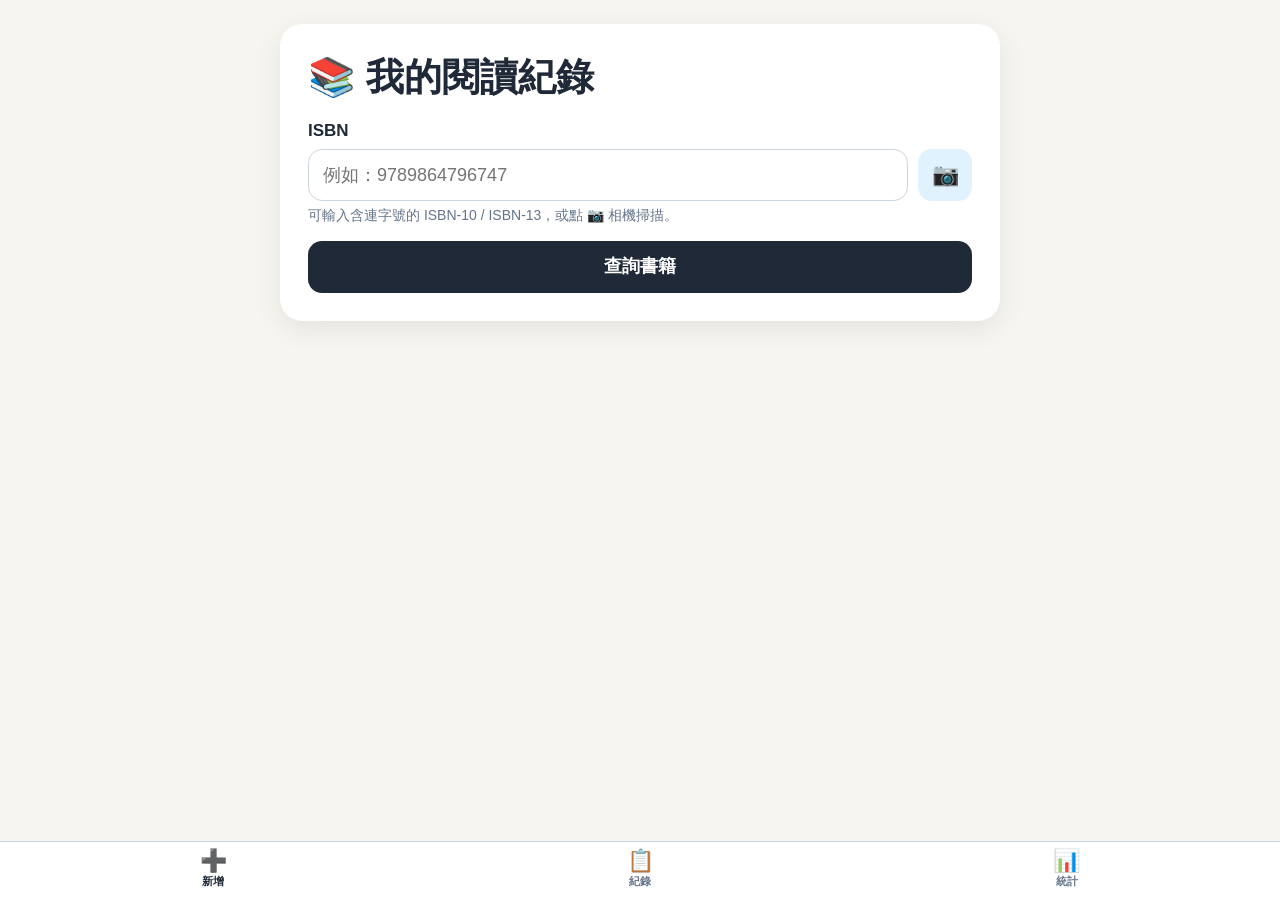
<file: index.html>
<!doctype html>
<html lang="zh-Hant">
<head>
  <meta charset="utf-8">
  <meta name="viewport" content="width=device-width, initial-scale=1, viewport-fit=cover">
  <meta name="theme-color" content="#f7f5ef">
  <meta name="apple-mobile-web-app-capable" content="yes">
  <meta name="apple-mobile-web-app-status-bar-style" content="default">
  <meta name="apple-mobile-web-app-title" content="閱讀紀錄">
  <link rel="manifest" href="manifest.json">
  <link rel="apple-touch-icon" href="assets/icons/icon-192.png">
  <link rel="stylesheet" href="css/style.css">
  <title>我的閱讀紀錄</title>
</head>
<body>
  <main>
    <section class="card">
      <h1>📚 我的閱讀紀錄</h1>

      <!-- Stage 4: ISBN input + camera scan button -->
      <label for="isbn">ISBN</label>
      <div class="btn-row">
        <input id="isbn" type="text" inputmode="numeric" autocomplete="off"
               placeholder="例如：9789864796747" aria-describedby="isbnHint">
        <button id="scanBtn" class="btn-scan" type="button"
                title="相機掃描 ISBN" aria-label="相機掃描 ISBN">📷</button>
      </div>
      <div id="isbnHint" class="hint">可輸入含連字號的 ISBN-10 / ISBN-13，或點 📷 相機掃描。</div>

      <!-- Stage 4: Scanner container -->
      <div id="scanner-container" class="hidden">
        <div id="reader"></div>
        <div class="scanner-hint">把書背的 ISBN 條碼放進框內，距離約 15–25 cm</div>
      </div>

      <button id="lookupBtn" type="button" class="mt-4">查詢書籍</button>

      <div id="status" class="status hidden" role="status" aria-live="polite"></div>

      <!-- Stage 13: Book result with cover image -->
      <div id="result" class="book-result hidden">
        <img id="bookCover" class="book-cover hidden" alt="書籍封面">
        <div id="coverPh" class="book-cover-ph">📖</div>
        <div class="book-info">
          <div class="hint">書名</div>
          <div id="bookTitle" class="book-title"></div>
          <!-- Stage 14: Author / publisher -->
          <div id="bookMeta" class="book-meta"></div>
        </div>
      </div>

      <!-- Fallback manual title input -->
      <div id="manualBox" class="hidden">
        <label for="manualTitle">手動輸入書名</label>
        <input id="manualTitle" type="text" autocomplete="off"
               placeholder="若系統查不到，可在此輸入書名">
      </div>

      <!-- 查不到封面時，可自行拍攝書封 -->
      <div id="coverCaptureBox" class="cover-capture hidden">
        <img id="coverPreview" class="book-cover hidden" alt="自行拍攝的書封">
        <div class="cover-capture-body">
          <div id="coverHint" class="hint">查不到封面，可以自己拍一張書封留作紀錄。</div>
          <button id="coverBtn" type="button" class="btn-secondary">📷 拍攝書封</button>
          <input id="coverInput" type="file" accept="image/*" capture="environment" class="hidden">
        </div>
      </div>

      <!-- 英文書：AR BookFind 字數 -->
      <div id="arBox" class="ar-box hidden" role="status" aria-live="polite"></div>

      <!-- Stage 5: Complete form -->
      <div id="formBox" class="hidden">
        <div class="divider"></div>

        <label for="readingDate">閱讀日期</label>
        <input id="readingDate" type="date">

        <label for="readerSelect">閱讀者</label>
        <select id="readerSelect"></select>

        <!-- Stage 8: Submit button -->
        <button id="submitBtn" class="btn-success mt-4" type="button">送出閱讀紀錄</button>
      </div>

      <!-- Stage 16: Offline queue badge -->
      <button id="syncBadge" class="sync-badge hidden" type="button"
              aria-label="等待同步的離線紀錄，點擊重試">
        ⏳ 等待同步
      </button>
    </section>
  </main>

  <!-- Bottom navigation -->
  <nav class="bottom-nav" aria-label="主選單">
    <a href="index.html"     class="nav-item active"><span class="nav-icon">➕</span>新增</a>
    <a href="history.html"   class="nav-item"><span class="nav-icon">📋</span>紀錄</a>
    <a href="dashboard.html" class="nav-item"><span class="nav-icon">📊</span>統計</a>
  </nav>

  <!-- Stage 4: barcode scanning -->
  <script src="js/vendor/zxing-reader.js"></script>  <!-- zxing-wasm 3.1.4（reader），放在專案內，不依賴外部 CDN -->
  <script src="js/config.js"></script>
  <script src="js/isbn.js"></script>
  <script src="js/api.js"></script>
  <script src="js/scanner.js"></script>
  <script src="js/cover.js"></script>
  <script src="js/app.js"></script>

  <!-- Stage 15: PWA service worker registration -->
  <script>
    if ('serviceWorker' in navigator) {
      navigator.serviceWorker.register('service-worker.js').catch(() => {});
    }
  </script>
</body>
</html>
</file>
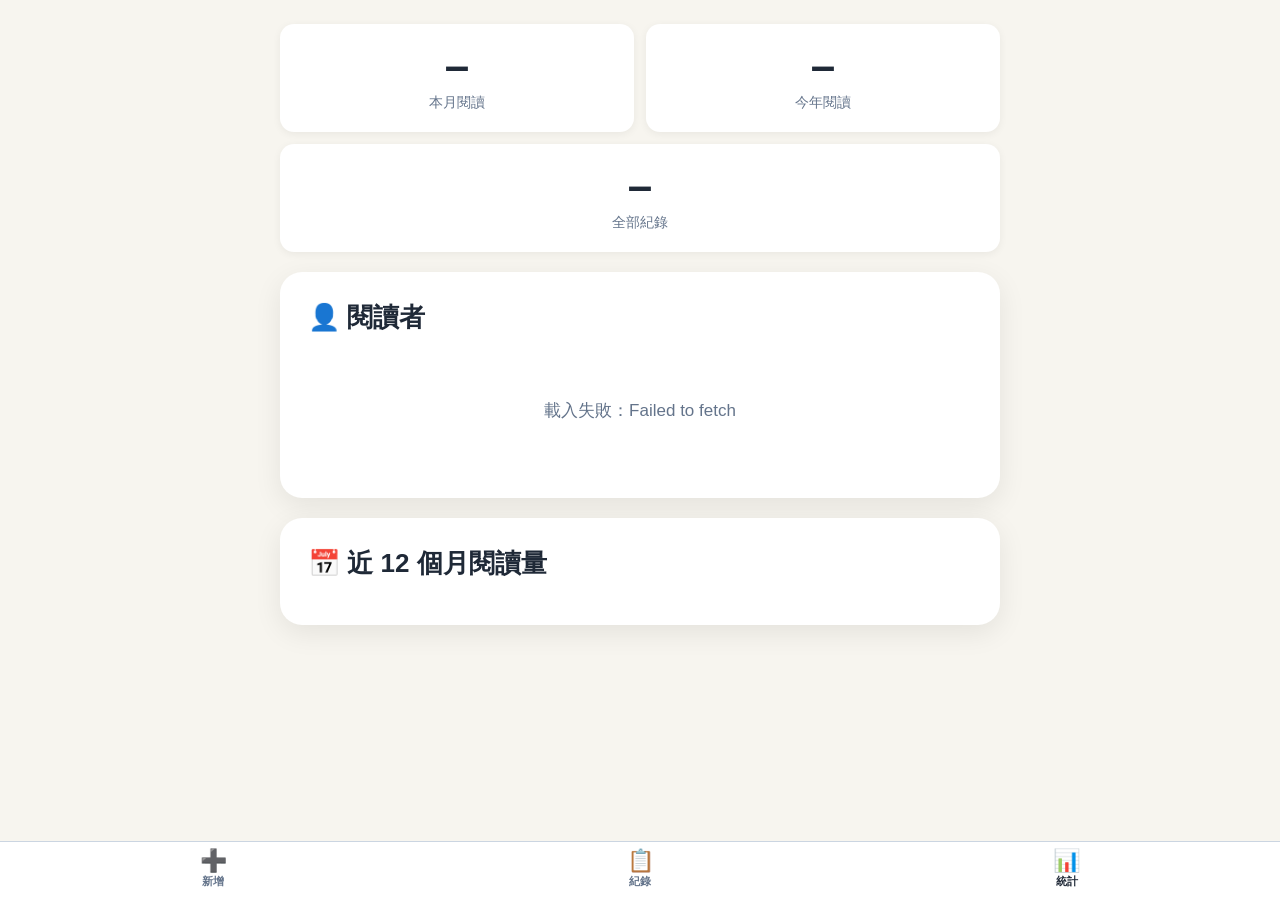
<file: dashboard.html>
<!doctype html>
<html lang="zh-Hant">
<head>
  <meta charset="utf-8">
  <meta name="viewport" content="width=device-width, initial-scale=1, viewport-fit=cover">
  <meta name="theme-color" content="#f7f5ef">
  <meta name="apple-mobile-web-app-capable" content="yes">
  <meta name="apple-mobile-web-app-title" content="閱讀紀錄">
  <link rel="manifest" href="manifest.json">
  <link rel="apple-touch-icon" href="assets/icons/icon-192.png">
  <link rel="stylesheet" href="css/style.css">
  <title>閱讀統計</title>
</head>
<body>
  <main>
    <!-- Stat cards (Stage 12) -->
    <div class="stat-grid">
      <div class="stat-card">
        <div class="stat-number" id="statMonth">–</div>
        <div class="stat-label">本月閱讀</div>
      </div>
      <div class="stat-card">
        <div class="stat-number" id="statYear">–</div>
        <div class="stat-label">今年閱讀</div>
      </div>
      <div class="stat-card" style="grid-column: 1 / -1;">
        <div class="stat-number" id="statTotal">–</div>
        <div class="stat-label">全部紀錄</div>
      </div>
    </div>

    <!-- Per reader -->
    <div class="card">
      <h2>👤 閱讀者</h2>
      <div id="readerRows" class="reader-rows">
        <div class="empty"><div class="empty-icon">⏳</div>載入中…</div>
      </div>
    </div>

    <!-- Monthly bar chart -->
    <div class="card">
      <h2>📅 近 12 個月閱讀量</h2>
      <div id="barChart" class="bar-chart"></div>
    </div>
  </main>

  <nav class="bottom-nav" aria-label="主選單">
    <a href="index.html"     class="nav-item"><span class="nav-icon">➕</span>新增</a>
    <a href="history.html"   class="nav-item"><span class="nav-icon">📋</span>紀錄</a>
    <a href="dashboard.html" class="nav-item active"><span class="nav-icon">📊</span>統計</a>
  </nav>

  <script src="js/config.js"></script>
  <script src="js/api.js"></script>
  <script src="js/dashboard.js"></script>
</body>
</html>
</file>
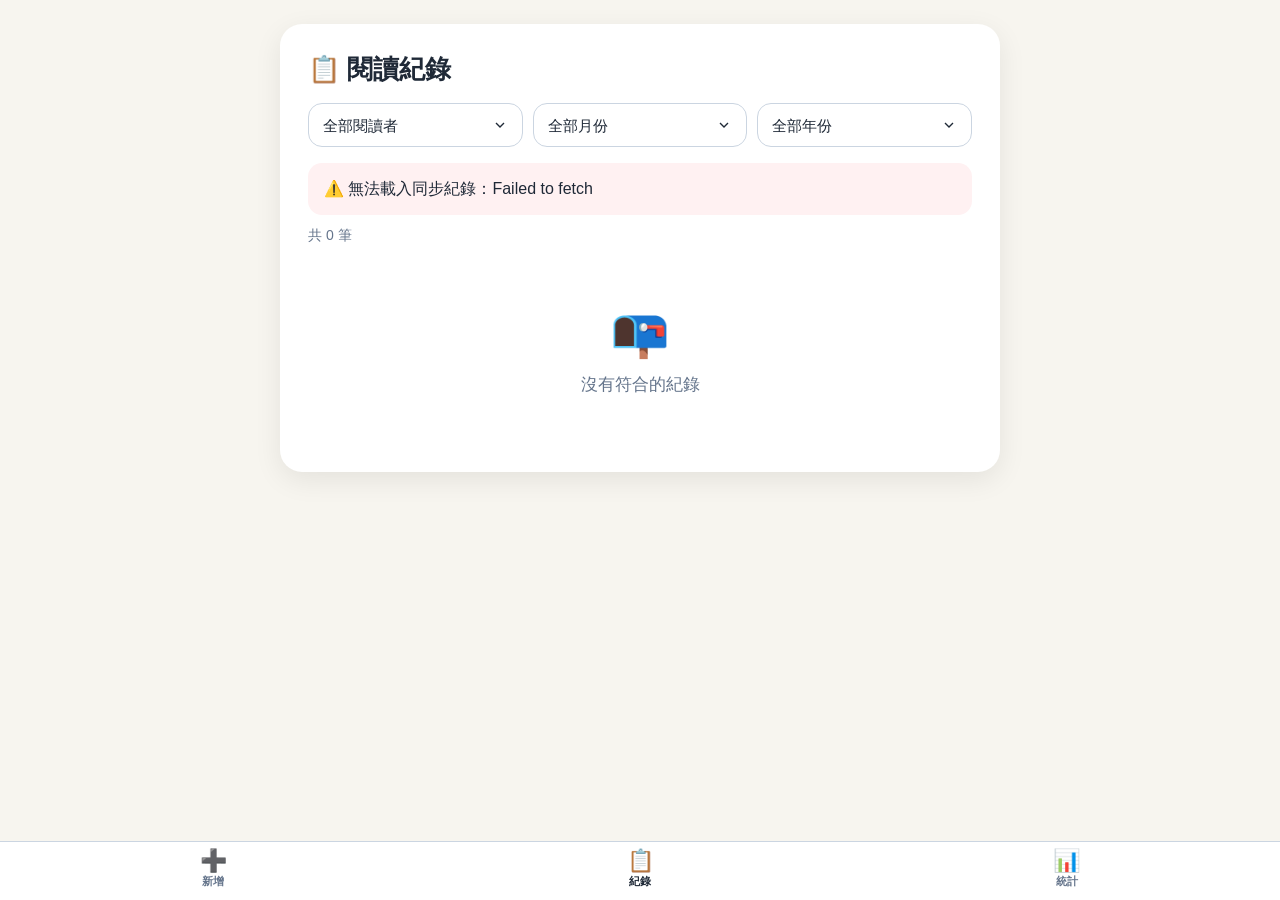
<file: history.html>
<!doctype html>
<html lang="zh-Hant">
<head>
  <meta charset="utf-8">
  <meta name="viewport" content="width=device-width, initial-scale=1, viewport-fit=cover">
  <meta name="theme-color" content="#f7f5ef">
  <meta name="apple-mobile-web-app-capable" content="yes">
  <meta name="apple-mobile-web-app-status-bar-style" content="default">
  <meta name="apple-mobile-web-app-title" content="閱讀紀錄">
  <link rel="manifest" href="manifest.json">
  <link rel="apple-touch-icon" href="assets/icons/icon-192.png">
  <link rel="stylesheet" href="css/style.css">
  <title>閱讀紀錄</title>
</head>
<body>
  <main>
    <div class="card">
      <h2>📋 閱讀紀錄</h2>
      <div class="filter-bar">
        <select id="filterReader"><option value="">全部閱讀者</option></select>
        <select id="filterMonth"><option value="">全部月份</option></select>
        <select id="filterYear"><option value="">全部年份</option></select>
      </div>
      <div id="errorMsg" class="status error hidden" style="margin-bottom:12px"></div>
      <div id="summary" class="hint" style="margin-bottom:12px"></div>
      <div id="list" class="record-list"></div>
    </div>
  </main>

  <nav class="bottom-nav" aria-label="主選單">
    <a href="index.html"     class="nav-item"><span class="nav-icon">➕</span>新增</a>
    <a href="history.html"   class="nav-item active"><span class="nav-icon">📋</span>紀錄</a>
    <a href="dashboard.html" class="nav-item"><span class="nav-icon">📊</span>統計</a>
  </nav>

  <script src="js/config.js"></script>
  <script src="js/api.js"></script>
  <script src="js/history.js"></script>
</body>
</html>
</file>
<file: css/style.css>
/* ===== Base ===== */
:root {
  --bg: #f7f5ef;
  --card: #ffffff;
  --text: #1f2937;
  --muted: #64748b;
  --border: #cbd5e1;
  --primary: #1f2937;
  --success-bg: #eef7ee;
  --error-bg: #fff1f2;
  --r: 22px;
  --r-sm: 14px;
  font-family: -apple-system, BlinkMacSystemFont, "Segoe UI", sans-serif;
  color: var(--text);
  background: var(--bg);
}
* { box-sizing: border-box; }
body {
  margin: 0;
  min-height: 100vh;
  padding: max(24px, env(safe-area-inset-top)) 20px max(88px, calc(env(safe-area-inset-bottom) + 68px));
}

/* ===== Layout ===== */
main { width: min(100%, 720px); margin: 0 auto; }

/* ===== Card ===== */
.card {
  background: var(--card);
  border-radius: var(--r);
  padding: 28px;
  box-shadow: 0 8px 28px rgba(0,0,0,.08);
  margin-bottom: 20px;
}

/* ===== Typography ===== */
h1 { margin: 0 0 8px; font-size: clamp(26px, 6vw, 38px); }
h2 { margin: 0 0 16px; font-size: clamp(18px, 4vw, 26px); }
p  { margin: 0 0 14px; font-size: 17px; line-height: 1.6; }

/* ===== Form ===== */
label {
  display: block;
  margin: 18px 0 8px;
  font-weight: 700;
  font-size: 17px;
}
input, select {
  width: 100%;
  min-height: 52px;
  border-radius: var(--r-sm);
  font-size: 18px;
  border: 1px solid var(--border);
  padding: 12px 14px;
  background: var(--card);
  color: var(--text);
  -webkit-appearance: none;
  appearance: none;
}
select {
  background-image: url("data:image/svg+xml,%3Csvg xmlns='http://www.w3.org/2000/svg' width='16' height='16' viewBox='0 0 24 24' fill='none' stroke='%231f2937' stroke-width='2'%3E%3Cpath d='m6 9 6 6 6-6'/%3E%3C/svg%3E");
  background-repeat: no-repeat;
  background-position: right 14px center;
  padding-right: 40px;
}
input:focus, select:focus {
  outline: 2px solid var(--primary);
  outline-offset: 1px;
}

/* ===== Buttons ===== */
button {
  display: block;
  width: 100%;
  min-height: 52px;
  border-radius: var(--r-sm);
  font-size: 18px;
  border: 0;
  padding: 12px 16px;
  background: var(--primary);
  color: #fff;
  font-weight: 700;
  cursor: pointer;
  transition: opacity .15s;
  line-height: 1.3;
}
button:disabled        { opacity: .5; cursor: wait; }
button:not(:disabled):active { opacity: .75; }
.btn-secondary { background: #f1f5f9; color: var(--text); }
.btn-success   { background: #16a34a; }
.btn-scan {
  background: #e0f2fe;
  color: #0369a1;
  font-size: 22px;
  flex: 0 0 54px;
  width: 54px;
  min-width: 54px;
  padding: 0;
  margin-top: 0;
}
.btn-row {
  display: flex;
  gap: 10px;
  align-items: flex-end;
}
.btn-row > input { flex: 1; }
.mt-4 { margin-top: 16px; }

/* ===== Status messages ===== */
.status {
  margin-top: 16px;
  padding: 14px 16px;
  border-radius: var(--r-sm);
  background: #f3f4f6;
  line-height: 1.5;
  font-size: 16px;
}
.status.success { background: var(--success-bg); }
.status.error   { background: var(--error-bg); }
.status.offline { background: #fefce8; }

/* ===== Book result ===== */
.book-result {
  margin-top: 16px;
  padding: 16px;
  border-radius: var(--r-sm);
  background: #f8fafc;
  display: flex;
  gap: 14px;
  align-items: flex-start;
}
.book-cover {
  width: 70px;
  min-width: 70px;
  height: 96px;
  object-fit: cover;
  border-radius: 6px;
  background: #e2e8f0;
}
.book-cover-ph {
  width: 70px;
  min-width: 70px;
  height: 96px;
  border-radius: 6px;
  background: #e2e8f0;
  display: flex;
  align-items: center;
  justify-content: center;
  font-size: 32px;
  flex-shrink: 0;
}
.book-info  { flex: 1; min-width: 0; }
.book-title { font-size: 20px; font-weight: 800; line-height: 1.4; }
.book-meta  { margin-top: 6px; color: var(--muted); font-size: 14px; line-height: 1.6; }

/* ===== 自拍書封 / AR 字數 ===== */
.cover-capture {
  margin-top: 12px;
  padding: 14px 16px;
  border-radius: var(--r-sm);
  border: 1px dashed var(--border);
  display: flex;
  gap: 14px;
  align-items: center;
}
.cover-capture-body { flex: 1; min-width: 0; }
.cover-capture-body .hint { margin: 0 0 10px; }
.ar-box {
  margin-top: 12px;
  padding: 12px 16px;
  border-radius: var(--r-sm);
  background: #eff6ff;
  font-size: 15px;
  line-height: 1.6;
}

/* ===== Scanner ===== */
#scanner-container {
  margin-top: 14px;
  border-radius: var(--r-sm);
  overflow: hidden;
  background: #000;
  position: relative;
}
#reader { position: relative; width: 100%; height: 300px; }
#reader video {
  width: 100%;
  height: 100%;
  object-fit: cover;   /* 掃描程式會依此換算實際可見範圍 */
  display: block;
}
.scan-guide {
  position: absolute;
  left: 10%;
  right: 10%;
  top: 30%;
  bottom: 30%;
  border: 3px solid rgba(255,255,255,.85);
  border-radius: 10px;
  box-shadow: 0 0 0 9999px rgba(0,0,0,.35);
  pointer-events: none;
}
.scanner-hint {
  position: absolute;
  bottom: 8px;
  left: 0;
  right: 0;
  text-align: center;
  color: rgba(255,255,255,.8);
  font-size: 13px;
  pointer-events: none;
}

/* ===== Bottom nav ===== */
.bottom-nav {
  position: fixed;
  bottom: 0;
  left: 0;
  right: 0;
  background: var(--card);
  border-top: 1px solid var(--border);
  display: flex;
  padding-bottom: max(6px, env(safe-area-inset-bottom));
  z-index: 100;
}
.nav-item {
  flex: 1;
  display: flex;
  flex-direction: column;
  align-items: center;
  gap: 2px;
  text-decoration: none;
  color: var(--muted);
  font-size: 11px;
  font-weight: 600;
  padding: 8px 4px 5px;
  border-radius: 0;
}
.nav-icon      { font-size: 22px; line-height: 1; }
.nav-item.active { color: var(--primary); }

/* ===== Offline sync badge ===== */
.sync-badge {
  display: flex;
  align-items: center;
  justify-content: center;
  gap: 6px;
  background: #fef9c3;
  border: 1px solid #fde047;
  border-radius: var(--r-sm);
  padding: 10px 14px;
  font-size: 14px;
  font-weight: 600;
  color: #713f12;
  margin-top: 14px;
  cursor: pointer;
  width: 100%;
  min-height: auto;
}

/* ===== Divider ===== */
.divider { height: 1px; background: var(--border); margin: 20px 0; }

/* ===== History ===== */
.filter-bar {
  display: flex;
  gap: 10px;
  flex-wrap: wrap;
  margin-bottom: 14px;
}
.filter-bar select {
  flex: 1;
  min-width: 100px;
  min-height: 44px;
  font-size: 15px;
}
.record-list { display: flex; flex-direction: column; gap: 12px; }
.record-card {
  background: var(--card);
  border-radius: var(--r-sm);
  padding: 14px 16px;
  box-shadow: 0 2px 8px rgba(0,0,0,.06);
  display: flex;
  gap: 12px;
  align-items: flex-start;
}
.record-card.pending { border-left: 4px solid #fde047; }
.record-cover {
  width: 48px;
  min-width: 48px;
  height: 66px;
  object-fit: cover;
  border-radius: 4px;
}
.record-cover-ph {
  width: 48px;
  min-width: 48px;
  height: 66px;
  border-radius: 4px;
  background: #e2e8f0;
  display: flex;
  align-items: center;
  justify-content: center;
  font-size: 22px;
  flex-shrink: 0;
}
.record-info  { flex: 1; min-width: 0; }
.record-title { font-weight: 700; font-size: 15px; line-height: 1.4; }
.record-meta  { color: var(--muted); font-size: 13px; margin-top: 4px; }
.record-pending-badge {
  display: inline-block;
  background: #fef9c3;
  color: #713f12;
  font-size: 11px;
  padding: 2px 6px;
  border-radius: 4px;
  margin-top: 4px;
  font-weight: 600;
}

/* ===== Dashboard ===== */
.stat-grid {
  display: grid;
  grid-template-columns: 1fr 1fr;
  gap: 12px;
  margin-bottom: 20px;
}
.stat-card {
  background: var(--card);
  border-radius: var(--r-sm);
  padding: 20px 16px;
  text-align: center;
  box-shadow: 0 2px 8px rgba(0,0,0,.06);
}
.stat-number { font-size: 44px; font-weight: 900; line-height: 1; margin-bottom: 6px; }
.stat-label  { color: var(--muted); font-size: 14px; }

.bar-chart { display: flex; flex-direction: column; gap: 10px; }
.bar-row {
  display: grid;
  grid-template-columns: 36px 1fr 32px;
  gap: 8px;
  align-items: center;
  font-size: 13px;
}
.bar-track { background: #e2e8f0; border-radius: 4px; height: 16px; overflow: hidden; }
.bar-fill  { height: 100%; background: var(--primary); border-radius: 4px; transition: width .5s ease; }
.bar-count { font-weight: 700; text-align: right; }

.reader-rows { display: flex; flex-direction: column; gap: 10px; }
.reader-row {
  display: flex;
  align-items: center;
  justify-content: space-between;
  padding: 14px 16px;
  background: #f8fafc;
  border-radius: var(--r-sm);
  font-size: 16px;
  font-weight: 600;
}
.reader-row strong { font-size: 28px; font-weight: 900; }

/* ===== Empty / Loading ===== */
.empty {
  text-align: center;
  padding: 48px 20px;
  color: var(--muted);
  font-size: 17px;
}
.empty-icon { font-size: 48px; margin-bottom: 12px; }

/* ===== Utils ===== */
.hint   { color: var(--muted); font-size: 14px; margin-top: 6px; }
.hidden { display: none !important; }
</file>
